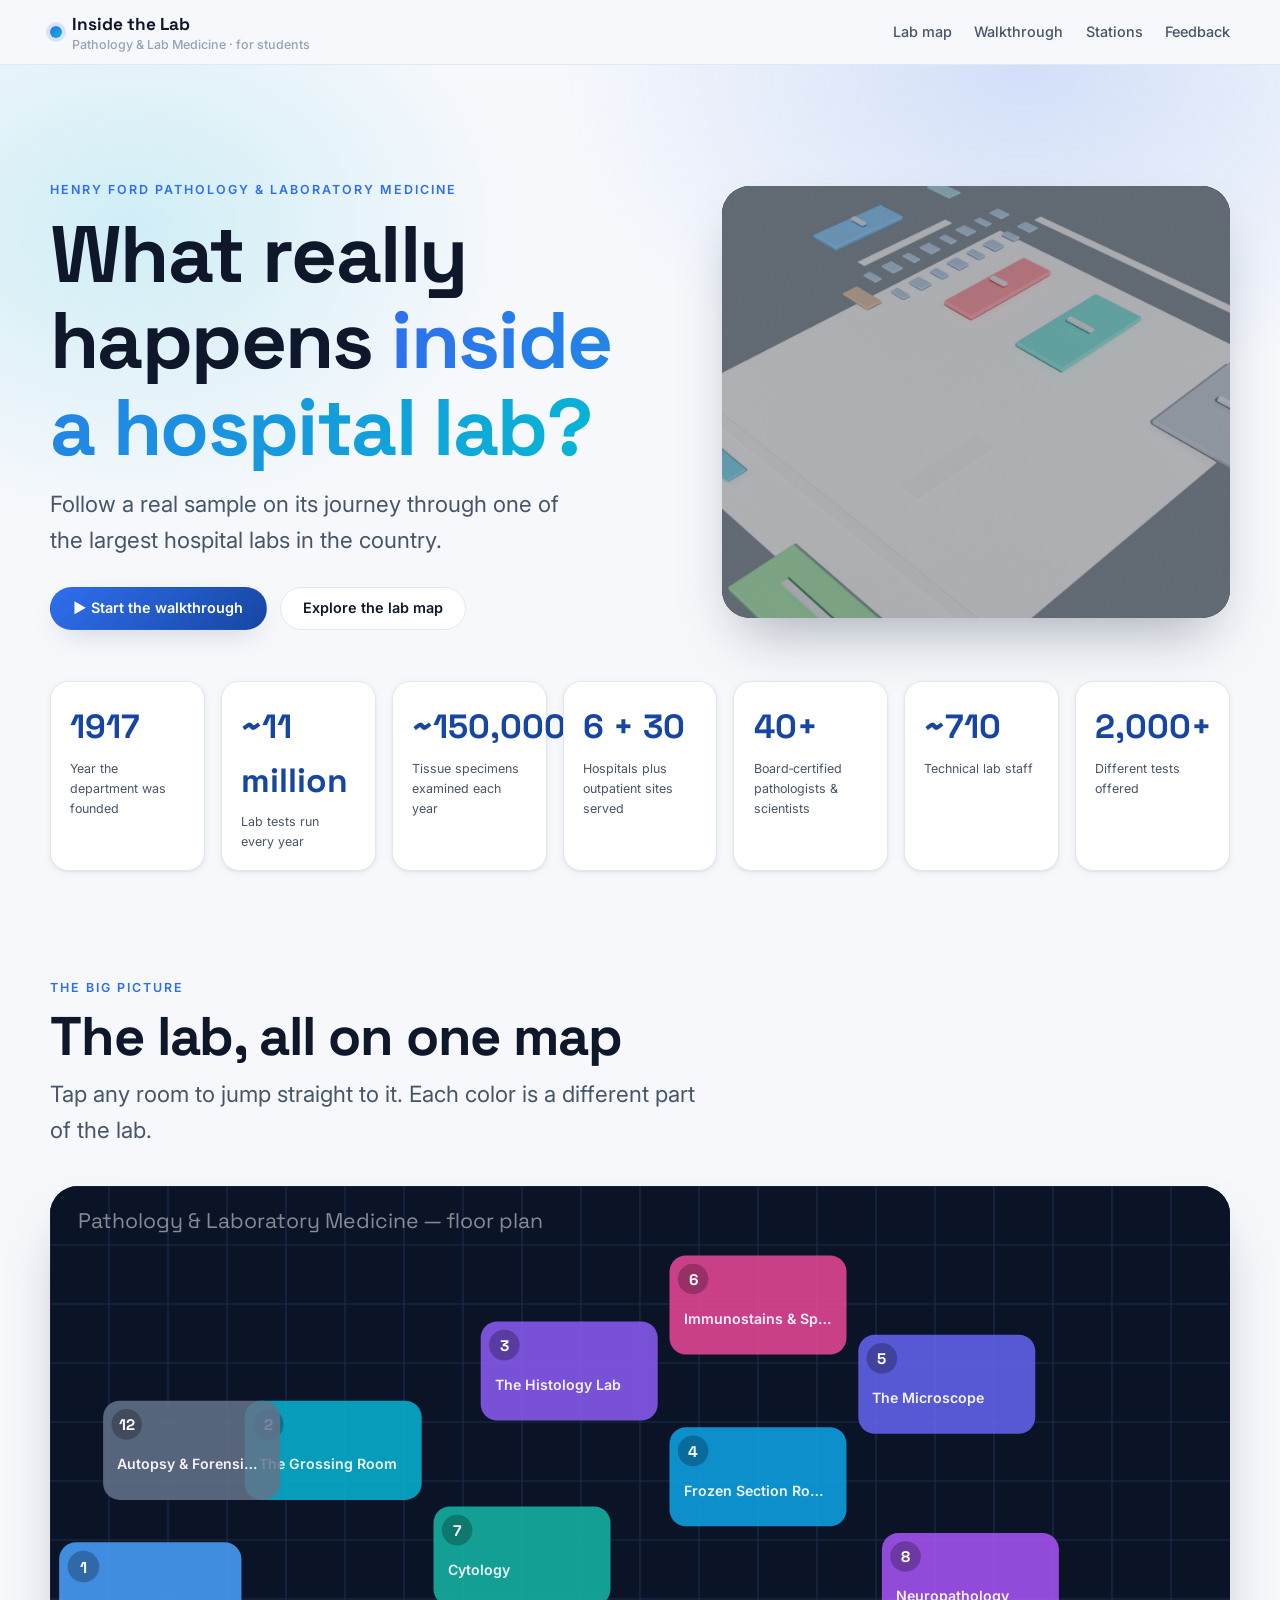
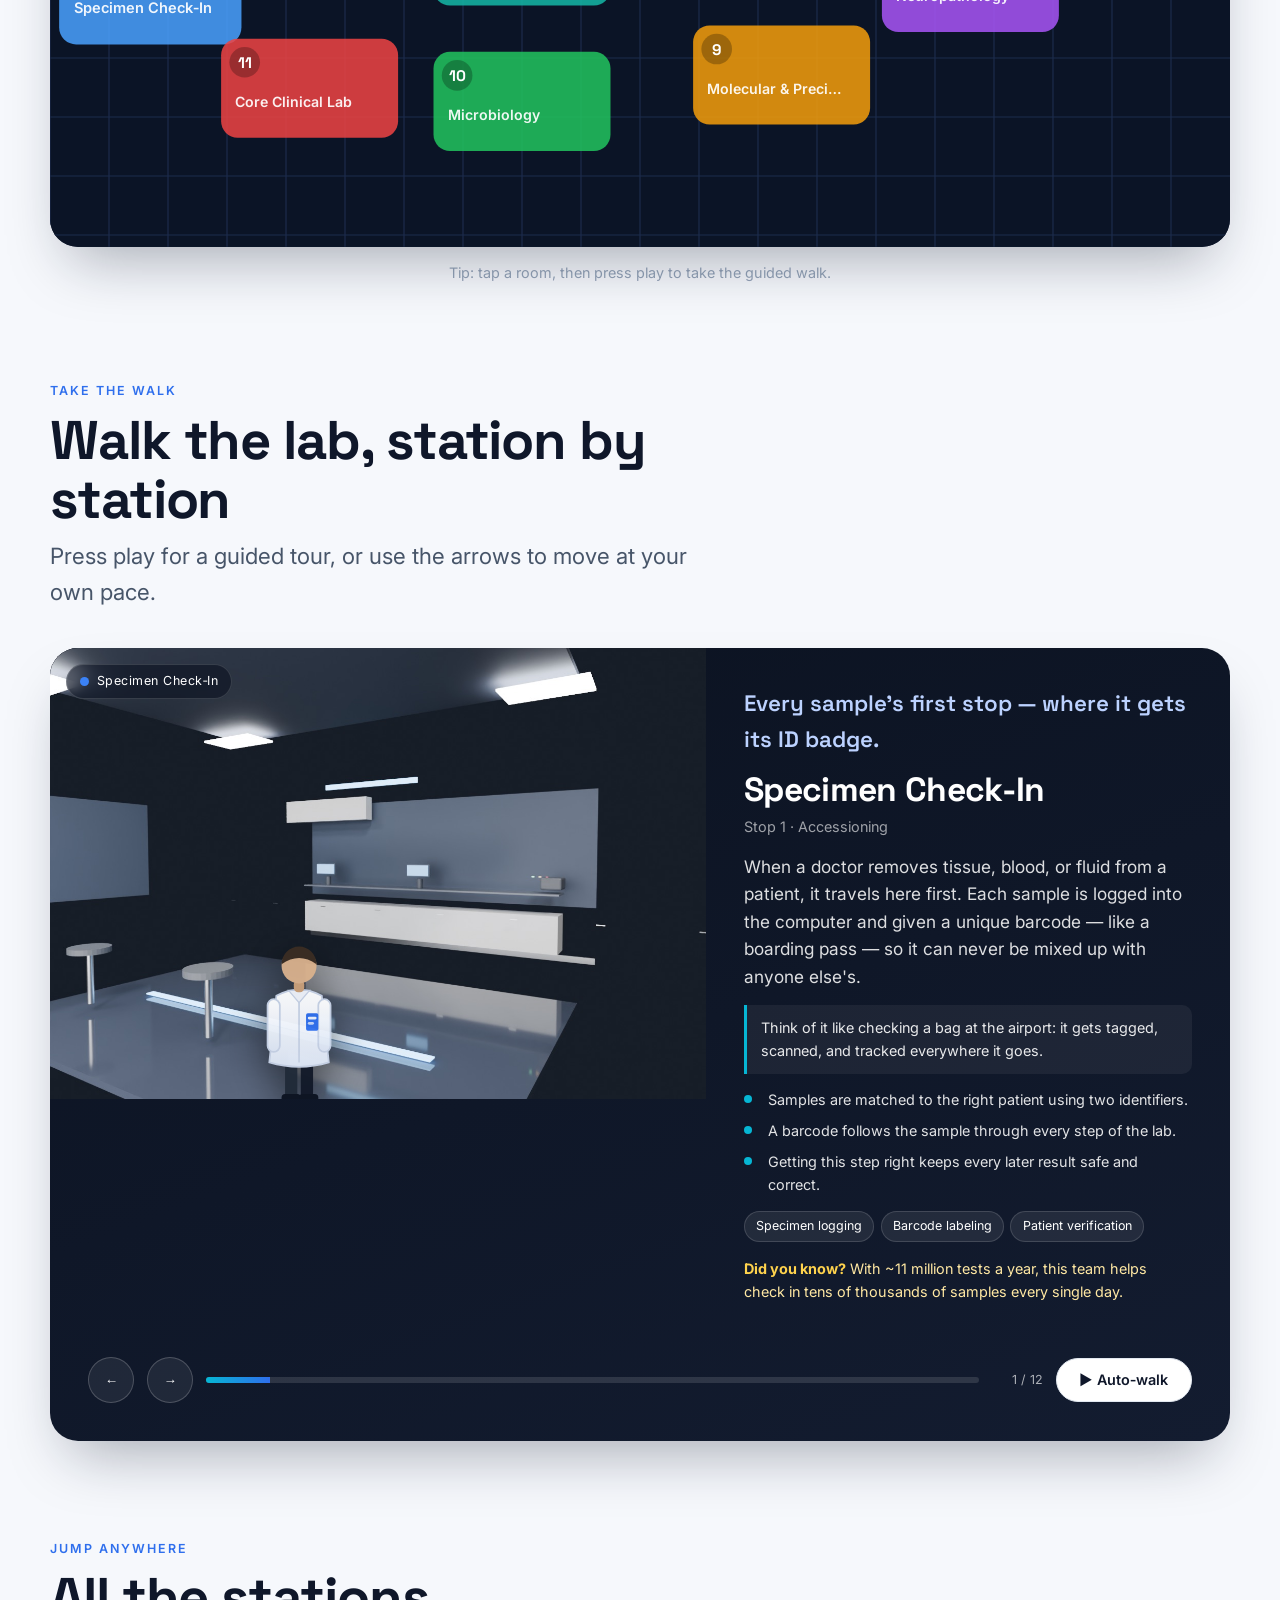
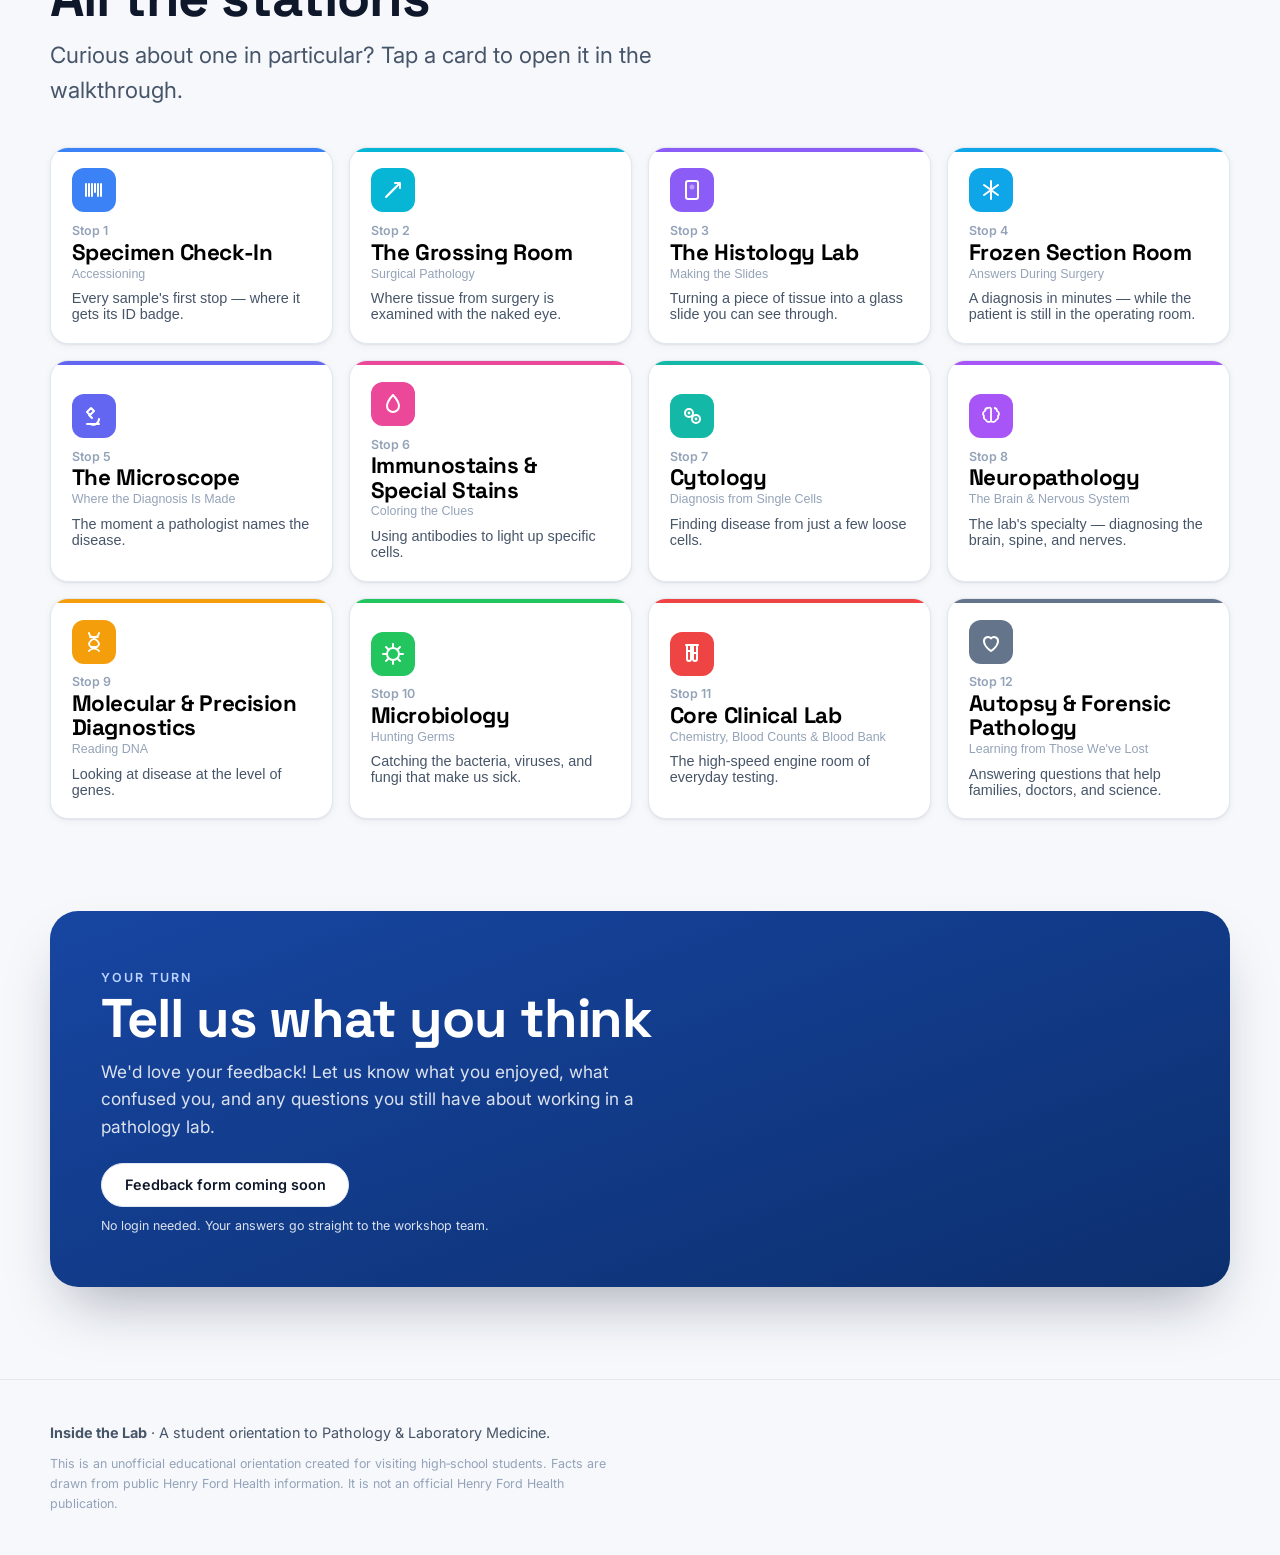
<file: landing.html>
<!DOCTYPE html>
<html lang="en">
<head>
  <meta charset="UTF-8" />
  <meta name="viewport" content="width=device-width, initial-scale=1" />
  <title>Inside the Lab — A Student's Tour of Pathology | Henry Ford Pathology &amp; Lab Medicine</title>
  <meta name="description" content="An interactive, student-friendly walkthrough of a hospital pathology laboratory — follow a real sample on its journey and learn what happens at every station." />
  <meta name="color-scheme" content="light" />

  <!-- Open Graph -->
  <meta property="og:title" content="Inside the Lab — A Student's Tour of Pathology" />
  <meta property="og:description" content="Walk through a real hospital pathology lab, station by station." />
  <meta property="og:type" content="website" />

  <!-- Fonts -->
  <link rel="preconnect" href="https://fonts.googleapis.com" />
  <link rel="preconnect" href="https://fonts.gstatic.com" crossorigin />
  <link href="https://fonts.googleapis.com/css2?family=Inter:wght@400;500;600&family=Space+Grotesk:wght@500;600;700&display=swap" rel="stylesheet" />

  <link rel="stylesheet" href="css/styles.css" />
</head>
<body>
  <!-- Header -->
  <header class="site-header">
    <div class="wrap">
      <a class="brand" href="#top">
        <span class="dot" aria-hidden="true"></span>
        <span>Inside the Lab<small>Pathology &amp; Lab Medicine · for students</small></span>
      </a>
      <nav class="nav-links" aria-label="Sections">
        <a href="#map">Lab map</a>
        <a href="#tour">Walkthrough</a>
        <a href="#stations">Stations</a>
        <a href="#survey">Feedback</a>
      </nav>
    </div>
  </header>

  <main id="top">
    <!-- Hero -->
    <section class="hero">
      <div class="wrap hero-grid">
        <div>
          <span class="eyebrow">Henry Ford Pathology &amp; Laboratory Medicine</span>
          <h1 id="hero-title">What really happens <span class="grad">inside a hospital lab?</span></h1>
          <p class="lead" id="hero-lead">Follow a real sample on its journey through one of the largest hospital labs in the country — and meet the science at every stop.</p>
          <div class="hero-cta">
            <a class="btn btn-primary" href="#tour">▶ Start the walkthrough</a>
            <a class="btn btn-ghost" href="#map">Explore the lab map</a>
          </div>
        </div>
        <div class="hero-visual" id="hero-visual" aria-hidden="true"></div>
      </div>

      <div class="wrap facts">
        <div class="facts-track" id="facts" role="list" aria-label="Quick facts about the department"></div>
      </div>
    </section>

    <!-- Map -->
    <section class="section" id="map">
      <div class="wrap">
        <div class="section-head">
          <span class="eyebrow">The big picture</span>
          <h2>The lab, all on one map</h2>
          <p>Tap any room to jump straight to it. Each color is a different part of the lab.</p>
        </div>
        <div class="map-shell" id="map-shell"></div>
        <p class="map-hint">Tip: tap a room, then press play to take the guided walk.</p>
      </div>
    </section>

    <!-- Walkthrough stage -->
    <section class="section" id="tour" style="padding-top:0">
      <div class="wrap">
        <div class="section-head">
          <span class="eyebrow">Take the walk</span>
          <h2>Walk the lab, station by station</h2>
          <p>Press play for a guided tour, or use the arrows to move at your own pace.</p>
        </div>
        <div class="stage-shell">
          <div class="stage-grid">
            <div class="stage-view" id="stage-view">
              <div class="stage-badge"><span class="ring" id="stage-ring"></span><span id="stage-badge-text">Station</span></div>
              <!-- images / placeholders injected here -->
              <img class="walk-figure" id="walk-figure" alt="" src="assets/icons/guide.svg" />
            </div>
            <div class="stage-info" id="stage-info"><!-- injected --></div>
          </div>
          <div class="stage-controls">
            <button class="nav-btn" id="prev" aria-label="Previous station">&#8592;</button>
            <button class="nav-btn" id="next" aria-label="Next station">&#8594;</button>
            <div class="progress" aria-hidden="true"><span id="progress-bar"></span></div>
            <span class="counter" id="counter">1 / 12</span>
            <button class="btn btn-ghost play-btn" id="play" aria-pressed="false">▶ Auto‑walk</button>
          </div>
        </div>
      </div>
    </section>

    <!-- Station grid -->
    <section class="section" id="stations" style="padding-top:0">
      <div class="wrap">
        <div class="section-head">
          <span class="eyebrow">Jump anywhere</span>
          <h2>All the stations</h2>
          <p>Curious about one in particular? Tap a card to open it in the walkthrough.</p>
        </div>
        <div class="station-grid" id="station-grid"><!-- injected --></div>
      </div>
    </section>

    <!-- Survey -->
    <section class="section" id="survey" style="padding-top:0">
      <div class="wrap">
        <div class="survey-card">
          <span class="eyebrow" style="color:#bcd2ff">Your turn</span>
          <h2 id="survey-heading">Tell us what you think</h2>
          <p id="survey-body"></p>
          <div id="survey-mount"></div>
          <p class="survey-note">No login needed. Your answers go straight to the workshop team.</p>
        </div>
      </div>
    </section>
  </main>

  <footer class="site-footer">
    <div class="wrap">
      <strong>Inside the Lab</strong> · A student orientation to Pathology &amp; Laboratory Medicine.
      <p class="disclaimer" id="disclaimer"></p>
    </div>
  </footer>

  <script src="js/app.js" defer></script>
</body>
</html>
</file>
<file: css/styles.css>
/* =========================================================================
   Inside the Lab — Student Tour of Pathology
   Design system + layout. Light editorial theme with an immersive dark stage.
   ========================================================================= */

:root {
  /* Palette */
  --color-bg: #f6f8fc;
  --color-surface: #ffffff;
  --color-surface-2: #eef2f9;
  --color-ink: #0f172a;
  --color-ink-soft: #475569;
  --color-ink-faint: #94a3b8;
  --color-line: #e2e8f0;
  --color-brand: #1746a2;       /* Henry Ford-ish deep blue */
  --color-brand-bright: #2f6fed;
  --color-accent: #06b6d4;
  --stage-bg: #0b1220;
  --stage-bg-2: #131c30;

  /* Typography */
  --font-display: "Space Grotesk", "Segoe UI", system-ui, sans-serif;
  --font-body: "Inter", system-ui, -apple-system, "Segoe UI", Roboto, sans-serif;
  --text-xs: 0.78rem;
  --text-sm: 0.9rem;
  --text-base: clamp(1rem, 0.95rem + 0.25vw, 1.08rem);
  --text-lg: clamp(1.15rem, 1rem + 0.6vw, 1.4rem);
  --text-xl: clamp(1.5rem, 1.2rem + 1.2vw, 2.1rem);
  --text-2xl: clamp(2rem, 1.4rem + 2.6vw, 3.4rem);
  --text-hero: clamp(2.4rem, 1.4rem + 4.6vw, 5rem);

  /* Spacing & shape */
  --space-section: clamp(3.5rem, 2.5rem + 4vw, 7rem);
  --radius-sm: 10px;
  --radius: 18px;
  --radius-lg: 28px;
  --shadow-sm: 0 1px 2px rgba(15, 23, 42, 0.06), 0 2px 8px rgba(15, 23, 42, 0.05);
  --shadow: 0 10px 30px -12px rgba(15, 23, 42, 0.25);
  --shadow-lg: 0 30px 60px -20px rgba(15, 23, 42, 0.35);
  --maxw: 1180px;

  /* Motion */
  --dur-fast: 160ms;
  --dur: 320ms;
  --dur-slow: 620ms;
  --ease: cubic-bezier(0.16, 1, 0.3, 1);
}

* { box-sizing: border-box; }

html { scroll-behavior: smooth; }

body {
  margin: 0;
  font-family: var(--font-body);
  font-size: var(--text-base);
  line-height: 1.6;
  color: var(--color-ink);
  background: var(--color-bg);
  -webkit-font-smoothing: antialiased;
  text-rendering: optimizeLegibility;
}

h1, h2, h3 { font-family: var(--font-display); line-height: 1.08; letter-spacing: -0.02em; margin: 0; }
p { margin: 0; }
img { max-width: 100%; display: block; }
a { color: var(--color-brand-bright); }

.wrap { width: min(100% - 2.4rem, var(--maxw)); margin-inline: auto; }
.eyebrow {
  font: 600 var(--text-xs)/1 var(--font-body);
  letter-spacing: 0.16em;
  text-transform: uppercase;
  color: var(--color-brand-bright);
}
.visually-hidden {
  position: absolute; width: 1px; height: 1px; padding: 0; margin: -1px;
  overflow: hidden; clip: rect(0 0 0 0); white-space: nowrap; border: 0;
}

/* ---------- Header ---------- */
.site-header {
  position: sticky; top: 0; z-index: 50;
  backdrop-filter: blur(10px);
  background: rgba(246, 248, 252, 0.82);
  border-bottom: 1px solid var(--color-line);
}
.site-header .wrap { display: flex; align-items: center; justify-content: space-between; height: 64px; gap: 1rem; }
.brand { display: flex; align-items: center; gap: 0.6rem; font-family: var(--font-display); font-weight: 700; color: var(--color-ink); text-decoration: none; }
.brand .dot { width: 12px; height: 12px; border-radius: 50%; background: linear-gradient(135deg, var(--color-brand-bright), var(--color-accent)); box-shadow: 0 0 0 4px rgba(47, 111, 237, 0.15); }
.brand small { display: block; font: 500 var(--text-xs)/1.2 var(--font-body); color: var(--color-ink-faint); letter-spacing: 0; }
.nav-links { display: flex; gap: 1.4rem; }
.nav-links a { color: var(--color-ink-soft); text-decoration: none; font-size: var(--text-sm); font-weight: 500; transition: color var(--dur-fast) var(--ease); }
.nav-links a:hover, .nav-links a:focus-visible { color: var(--color-brand-bright); }
@media (max-width: 720px) { .nav-links { display: none; } }

/* ---------- Buttons ---------- */
.btn {
  display: inline-flex; align-items: center; gap: 0.5rem;
  font: 600 var(--text-sm)/1 var(--font-body);
  padding: 0.85rem 1.4rem; border-radius: 999px; border: 1px solid transparent;
  cursor: pointer; text-decoration: none; transition: transform var(--dur-fast) var(--ease), box-shadow var(--dur) var(--ease), background var(--dur) var(--ease);
}
.btn-primary { background: linear-gradient(135deg, var(--color-brand-bright), var(--color-brand)); color: #fff; box-shadow: var(--shadow); }
.btn-primary:hover { transform: translateY(-2px); box-shadow: var(--shadow-lg); }
.btn-ghost { background: var(--color-surface); color: var(--color-ink); border-color: var(--color-line); }
.btn-ghost:hover { transform: translateY(-2px); border-color: var(--color-brand-bright); }
.btn:focus-visible { outline: 3px solid rgba(47, 111, 237, 0.45); outline-offset: 2px; }

/* ---------- Hero ---------- */
.hero { position: relative; overflow: hidden; padding: clamp(3rem, 2rem + 6vw, 7rem) 0 0; }
.hero::before {
  content: ""; position: absolute; inset: 0;
  background:
    radial-gradient(60% 70% at 80% 0%, rgba(47, 111, 237, 0.18), transparent 60%),
    radial-gradient(50% 60% at 10% 20%, rgba(6, 182, 212, 0.16), transparent 60%);
  z-index: -1;
}
.hero-grid { display: grid; gap: clamp(2rem, 4vw, 4rem); grid-template-columns: 1.1fr 0.9fr; align-items: center; }
@media (max-width: 880px) { .hero-grid { grid-template-columns: 1fr; } }
.hero h1 { font-size: var(--text-hero); margin: 0.6rem 0 1rem; }
.hero h1 .grad { background: linear-gradient(120deg, var(--color-brand-bright), var(--color-accent)); -webkit-background-clip: text; background-clip: text; color: transparent; }
.hero p.lead { font-size: var(--text-lg); color: var(--color-ink-soft); max-width: 38ch; }
.hero-cta { display: flex; flex-wrap: wrap; gap: 0.8rem; margin-top: 1.8rem; }

.hero-visual { position: relative; aspect-ratio: 4 / 3.4; border-radius: var(--radius-lg); overflow: hidden; box-shadow: var(--shadow-lg); background: linear-gradient(160deg, var(--stage-bg), var(--stage-bg-2)); }
.hero-visual svg { width: 100%; height: 100%; }

/* Fact strip */
.facts { margin-top: clamp(2.5rem, 4vw, 4rem); }
.facts-track { display: grid; grid-auto-flow: column; gap: 1rem; overflow-x: auto; padding-bottom: 0.6rem; scroll-snap-type: x mandatory; }
.facts-track::-webkit-scrollbar { height: 6px; }
.facts-track::-webkit-scrollbar-thumb { background: var(--color-line); border-radius: 999px; }
.fact {
  scroll-snap-align: start; min-width: 160px; background: var(--color-surface); border: 1px solid var(--color-line);
  border-radius: var(--radius); padding: 1.1rem 1.2rem; box-shadow: var(--shadow-sm);
}
.fact .v { font-family: var(--font-display); font-weight: 700; font-size: var(--text-xl); color: var(--color-brand); }
.fact .l { font-size: var(--text-xs); color: var(--color-ink-soft); margin-top: 0.3rem; }
@media (min-width: 880px) { .facts-track { grid-auto-flow: row; grid-template-columns: repeat(7, 1fr); overflow: visible; } .fact { min-width: 0; } }

/* ---------- Section scaffolding ---------- */
.section { padding-block: var(--space-section); }
.section-head { max-width: 60ch; margin-bottom: clamp(1.5rem, 3vw, 2.6rem); }
.section-head h2 { font-size: var(--text-2xl); margin: 0.5rem 0 0.6rem; }
.section-head p { color: var(--color-ink-soft); font-size: var(--text-lg); }

/* ---------- Interactive map ---------- */
.map-shell { position: relative; border-radius: var(--radius-lg); overflow: hidden; background: linear-gradient(160deg, #0c1426, #16223c); box-shadow: var(--shadow-lg); }
.map-shell svg { width: 100%; height: auto; display: block; }
.room { cursor: pointer; transition: transform var(--dur) var(--ease); transform-box: fill-box; transform-origin: center; }
.room:hover, .room.active { transform: translateY(-2px) scale(1.03); }
.room-pad { transition: fill var(--dur) var(--ease), filter var(--dur) var(--ease); }
.room:hover .room-pad, .room.active .room-pad { filter: brightness(1.25); }
.room-num { font: 700 13px var(--font-display); fill: #fff; }
.room-label { font: 600 12px var(--font-body); fill: rgba(255,255,255,0.92); }
.map-hint { text-align: center; color: var(--color-ink-faint); font-size: var(--text-sm); margin-top: 0.9rem; }

/* ---------- Walkthrough stage ---------- */
.stage-shell { background: linear-gradient(160deg, var(--stage-bg), var(--stage-bg-2)); border-radius: var(--radius-lg); overflow: hidden; box-shadow: var(--shadow-lg); color: #fff; }
.stage-grid { display: grid; grid-template-columns: 1.25fr 1fr; }
@media (max-width: 900px) { .stage-grid { grid-template-columns: 1fr; } }

.stage-view { position: relative; aspect-ratio: 16 / 11; background: #0a101e; overflow: hidden; }
.stage-img { position: absolute; inset: 0; width: 100%; height: 100%; object-fit: cover; opacity: 0; transform: scale(1.04); transition: opacity var(--dur-slow) var(--ease), transform 6s linear; }
.stage-img.show { opacity: 1; transform: scale(1); }
.stage-placeholder { position: absolute; inset: 0; opacity: 0; transition: opacity var(--dur-slow) var(--ease); }
.stage-placeholder.show { opacity: 1; }
.stage-placeholder svg { width: 100%; height: 100%; }
.stage-badge { position: absolute; top: 1rem; left: 1rem; z-index: 3; display: inline-flex; align-items: center; gap: 0.5rem; background: rgba(11, 18, 32, 0.6); backdrop-filter: blur(6px); border: 1px solid rgba(255,255,255,0.14); padding: 0.4rem 0.8rem; border-radius: 999px; font-size: var(--text-xs); letter-spacing: 0.04em; }
.stage-badge .ring { width: 9px; height: 9px; border-radius: 50%; }
.walk-figure { position: absolute; bottom: -2%; left: 50%; width: 16%; min-width: 70px; z-index: 2; transform: translateX(-50%); opacity: 0.96; filter: drop-shadow(0 12px 18px rgba(0,0,0,0.5)); transition: left var(--dur-slow) var(--ease); }

.stage-info { padding: clamp(1.4rem, 3vw, 2.4rem); display: flex; flex-direction: column; gap: 0.9rem; }
.stage-info .hook { font-family: var(--font-display); font-weight: 600; font-size: var(--text-lg); color: #bcd2ff; }
.stage-info h3 { font-size: var(--text-xl); }
.stage-info .sub { color: rgba(255,255,255,0.6); font-size: var(--text-sm); margin-top: -0.5rem; }
.stage-info .what { color: rgba(255,255,255,0.86); }
.analogy { background: rgba(255,255,255,0.06); border-left: 3px solid var(--color-accent); padding: 0.7rem 0.9rem; border-radius: 0 var(--radius-sm) var(--radius-sm) 0; font-size: var(--text-sm); color: rgba(255,255,255,0.9); }
.bullets { list-style: none; margin: 0; padding: 0; display: grid; gap: 0.5rem; }
.bullets li { position: relative; padding-left: 1.5rem; font-size: var(--text-sm); color: rgba(255,255,255,0.88); }
.bullets li::before { content: ""; position: absolute; left: 0; top: 0.5em; width: 8px; height: 8px; border-radius: 50%; background: var(--color-accent); }
.chips { display: flex; flex-wrap: wrap; gap: 0.4rem; }
.chip { font-size: var(--text-xs); padding: 0.3rem 0.7rem; border-radius: 999px; background: rgba(255,255,255,0.08); border: 1px solid rgba(255,255,255,0.14); }
.wow { font-size: var(--text-sm); color: #ffe8a3; }
.wow b { color: #ffd34d; }

/* Stage controls */
.stage-controls { display: flex; align-items: center; gap: 0.8rem; padding: 1rem clamp(1.4rem, 3vw, 2.4rem) clamp(1.4rem, 3vw, 2.4rem); }
.nav-btn { width: 46px; height: 46px; border-radius: 50%; border: 1px solid rgba(255,255,255,0.2); background: rgba(255,255,255,0.07); color: #fff; cursor: pointer; display: grid; place-items: center; transition: background var(--dur) var(--ease), transform var(--dur-fast) var(--ease); }
.nav-btn:hover { background: rgba(255,255,255,0.16); transform: translateY(-1px); }
.nav-btn:focus-visible { outline: 3px solid rgba(47,111,237,0.6); outline-offset: 2px; }
.progress { flex: 1; height: 6px; background: rgba(255,255,255,0.12); border-radius: 999px; overflow: hidden; }
.progress > span { display: block; height: 100%; width: 0; background: linear-gradient(90deg, var(--color-accent), var(--color-brand-bright)); transition: width var(--dur-slow) var(--ease); }
.counter { font-size: var(--text-xs); color: rgba(255,255,255,0.65); min-width: 3.2rem; text-align: right; }
.play-btn { margin-left: auto; }

/* ---------- Station grid ---------- */
.station-grid { display: grid; gap: 1rem; grid-template-columns: repeat(auto-fill, minmax(240px, 1fr)); }
.station-card { text-align: left; background: var(--color-surface); border: 1px solid var(--color-line); border-radius: var(--radius); padding: 1.3rem; cursor: pointer; box-shadow: var(--shadow-sm); transition: transform var(--dur) var(--ease), box-shadow var(--dur) var(--ease), border-color var(--dur) var(--ease); position: relative; overflow: hidden; }
.station-card::after { content: ""; position: absolute; inset: 0 0 auto 0; height: 4px; background: var(--accent, var(--color-brand-bright)); }
.station-card:hover { transform: translateY(-4px); box-shadow: var(--shadow-lg); border-color: transparent; }
.station-card:focus-visible { outline: 3px solid rgba(47,111,237,0.45); outline-offset: 2px; }
.station-card .ico { width: 44px; height: 44px; border-radius: 12px; display: grid; place-items: center; color: #fff; margin-bottom: 0.8rem; }
.station-card .ord { font: 600 var(--text-xs)/1 var(--font-body); color: var(--color-ink-faint); }
.station-card h3 { font-size: var(--text-lg); margin: 0.2rem 0 0.1rem; }
.station-card .sub { font-size: var(--text-xs); color: var(--color-ink-faint); }
.station-card .hook { font-size: var(--text-sm); color: var(--color-ink-soft); margin-top: 0.6rem; }

/* ---------- Survey ---------- */
.survey-card { background: linear-gradient(160deg, var(--color-brand), #0c2f6e); color: #fff; border-radius: var(--radius-lg); padding: clamp(1.8rem, 4vw, 3.2rem); box-shadow: var(--shadow-lg); }
.survey-card h2 { font-size: var(--text-2xl); }
.survey-card p { color: rgba(255,255,255,0.85); max-width: 52ch; margin-top: 0.6rem; }
.survey-embed { margin-top: 1.6rem; border-radius: var(--radius); overflow: hidden; background: rgba(255,255,255,0.06); }
.survey-embed iframe { width: 100%; min-height: 640px; border: 0; display: block; background: #fff; }
.survey-fallback { margin-top: 1.4rem; }
.survey-note { font-size: var(--text-xs); color: rgba(255,255,255,0.6); margin-top: 1rem; }

/* ---------- Footer ---------- */
.site-footer { padding-block: 2.6rem; border-top: 1px solid var(--color-line); color: var(--color-ink-soft); font-size: var(--text-sm); }
.site-footer .disclaimer { font-size: var(--text-xs); color: var(--color-ink-faint); max-width: 70ch; margin-top: 0.6rem; }

/* ---------- Reduced motion ---------- */
@media (prefers-reduced-motion: reduce) {
  * { animation-duration: 0.001ms !important; animation-iteration-count: 1 !important; transition-duration: 0.001ms !important; scroll-behavior: auto !important; }
  .stage-img { transition: opacity 0.001ms; transform: none; }
}
</file>
